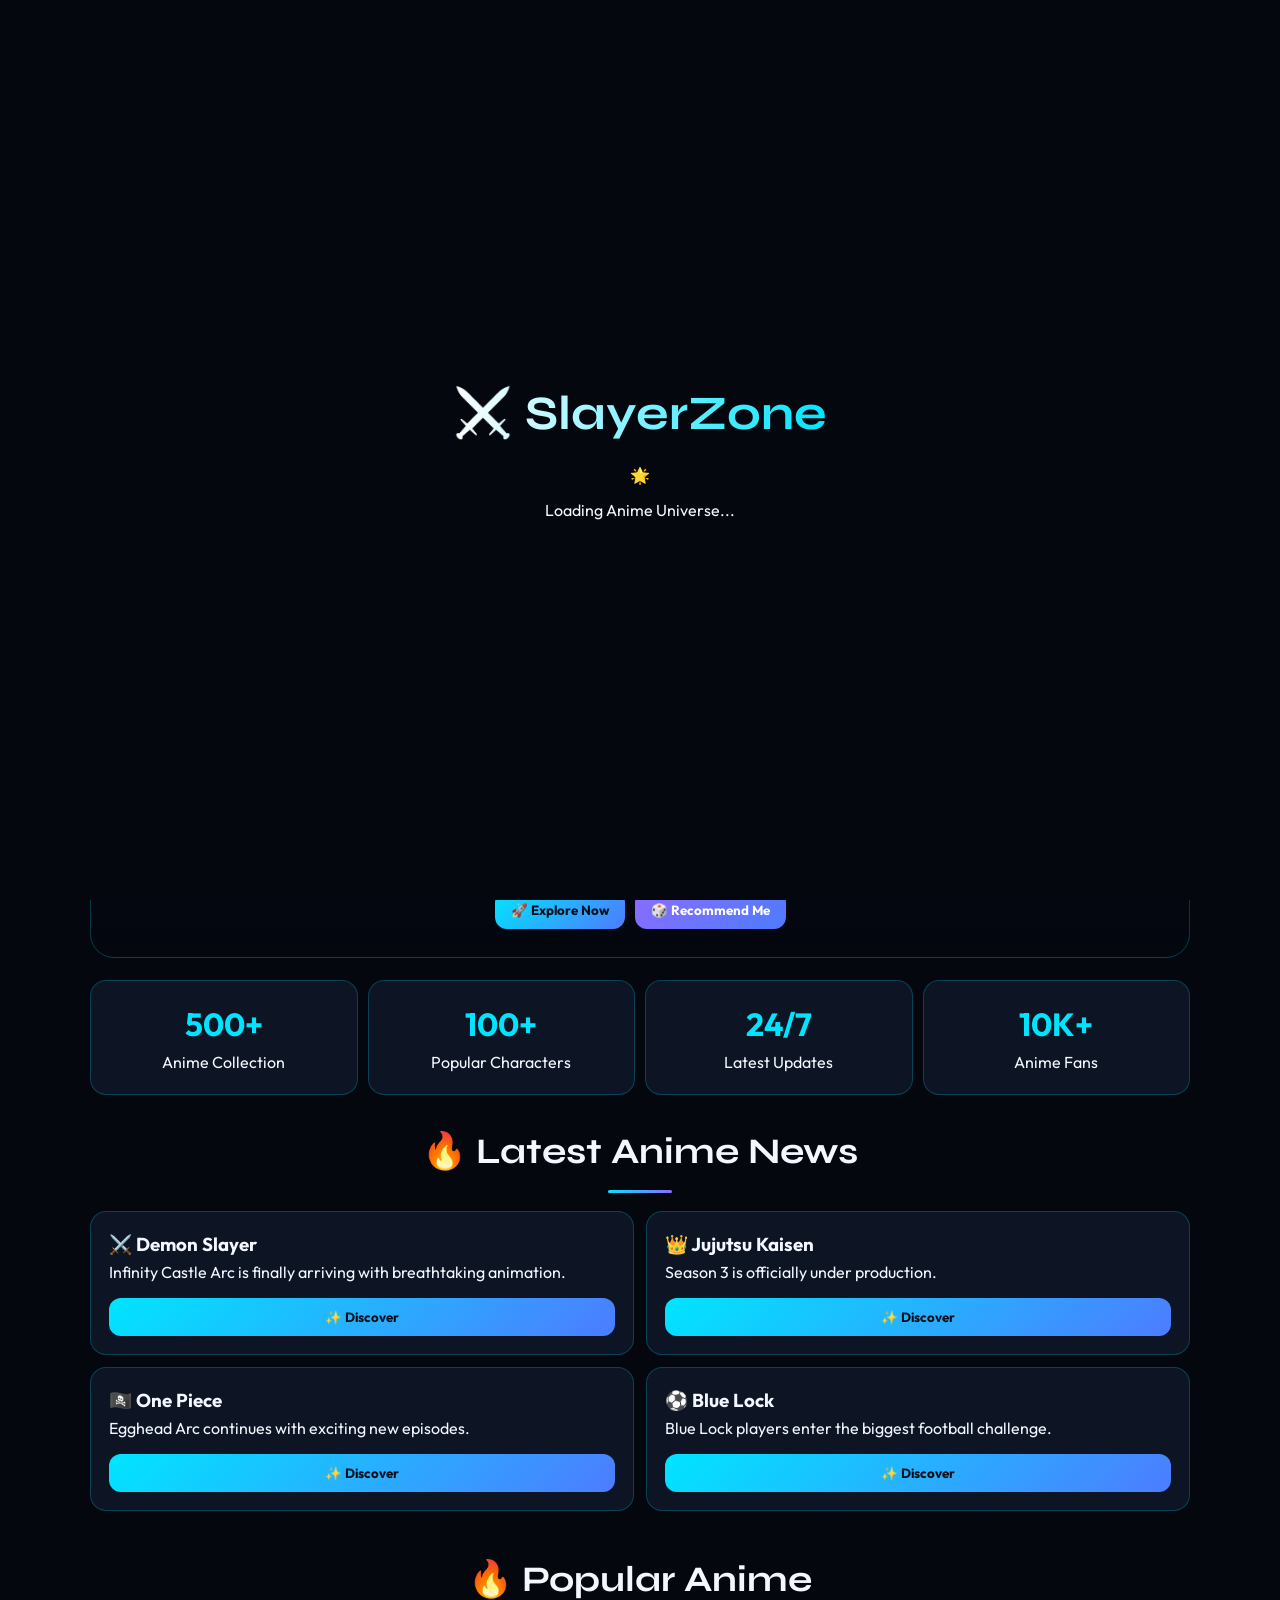
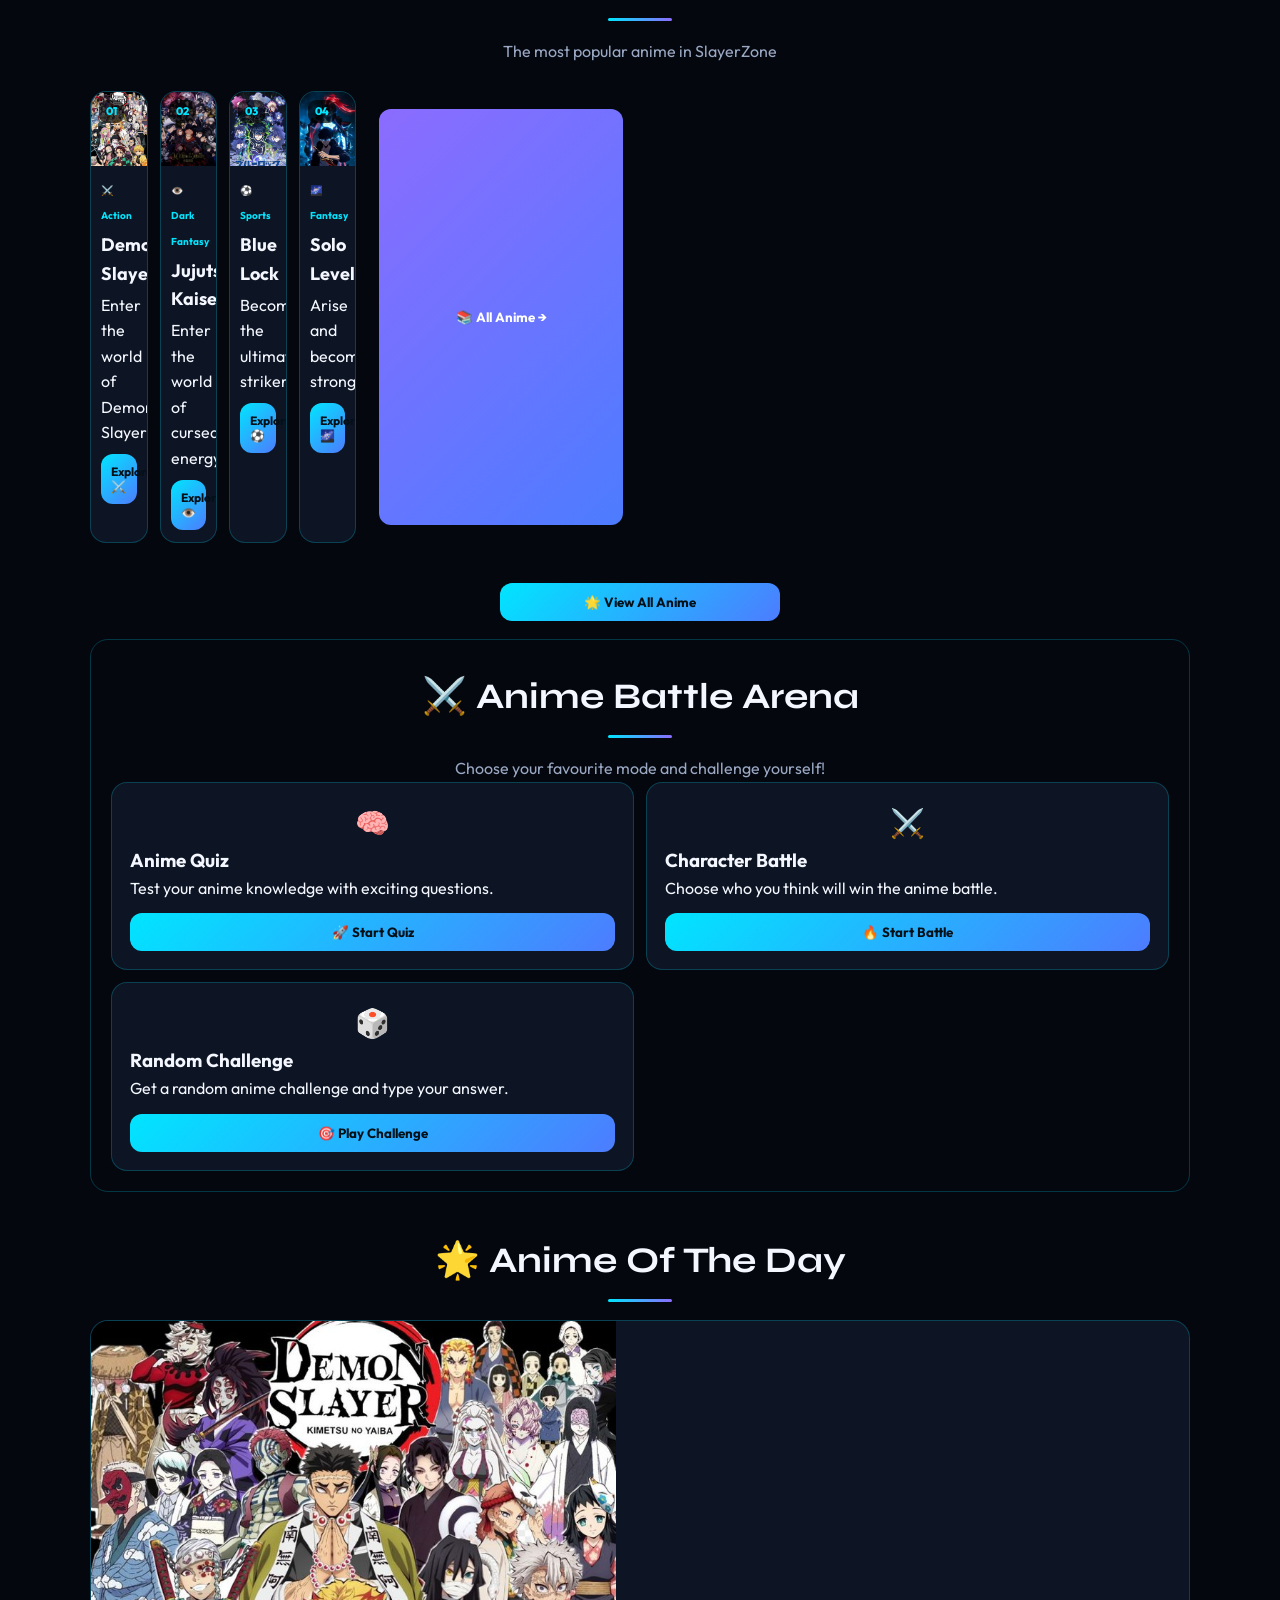
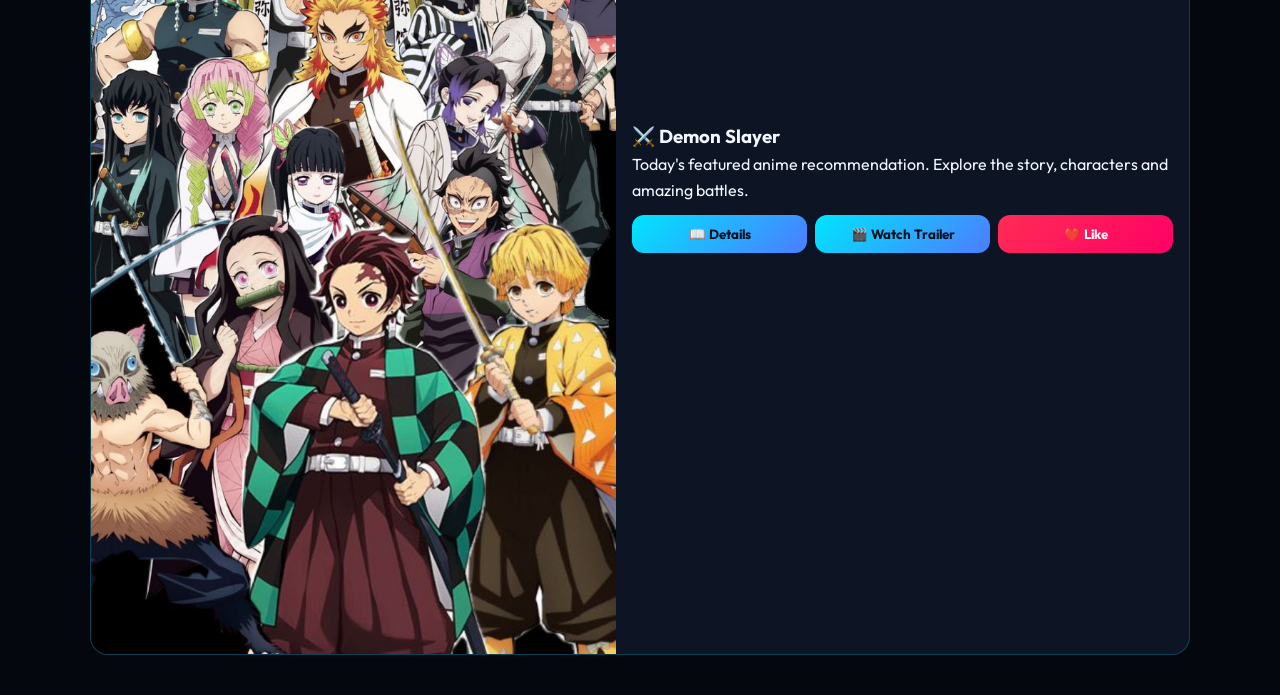
<file: index.html>
<!DOCTYPE html>
<html lang="en">

<head>

<meta charset="UTF-8">

<meta
name="viewport"
content="width=device-width, initial-scale=1.0">

<title>⚔️ SlayerZone | Ultimate Anime Universe</title>

<meta
name="description"
content="SlayerZone - Anime News, Collection, Trailers, Battle Arena and More">

<link rel="stylesheet" href="style.css">

<link rel="icon" href="banner.jpg">
</head>

<body>

<!-- ===========================
Loading Screen
=========================== -->

<div id="loadingScreen" class="loading-screen">

    <div class="loader-box">

        <h2>⚔️ SlayerZone</h2>

        <div id="dice">🎲</div>

        <p>Loading Anime Universe...</p>

    </div>

</div>


<!-- ===========================
Welcome Popup
=========================== -->

<div id="welcomePopup" class="popup">

    <div class="popup-content">

        <h2>⚔️ Welcome to SlayerZone</h2>

        <p>

            🔥 Latest Anime News<br>
            🎬 Watch Trailers<br>
            🎲 Random Anime<br>
            ❤️ Save Favourite Anime

        </p>

        <button onclick="closeWelcome()">

            Enter Website 🚀

        </button>

    </div>

</div>


<!-- ===========================
Header
=========================== -->

<header class="main-header">

    <div class="header-top">

        <h1 class="logo">
            ⚔️ SlayerZone
        </h1>

        <nav class="main-nav">

            <a href="index.html">
                🏠 Home
            </a>

            <a href="anime.html">
                🎬 Anime
            </a>

            <a href="#news">
                📰 News
            </a>

            <a href="#popular">
                🌟 Collection
            </a>

            <a href="#arena">
                ⚔️ Arena
            </a>

        </nav>

    </div>


    <!-- Search + Controls -->

    <div class="header-controls">

        <div class="search-box">

            <input
            type="text"
            id="searchInput"
            placeholder="🔍 Search Anime..."
            autocomplete="off">

            <button
            id="searchBtn"
            onclick="searchAnime()">

                🔍 Search

            </button>

        </div>


        <button
        class="music-btn"
        onclick="toggleMusic()">

            🎵 Music

        </button>


        <button
        class="theme-btn"
        onclick="toggleTheme()">

            🌙 Theme

        </button>


        <div id="liveClock">

        </div>

    </div>


    <!-- Background Music -->

<audio id="bgMusic">
    <source src="music/jjk.mp3" type="audio/mpeg">
</audio>

</header>

<div class="music-player-bar">

    <div class="music-cover">
        🎵
    </div>

    <div class="music-details">

        <span class="now-playing">
            NOW PLAYING
        </span>

        <h3 id="songName">
            demonslayer Theme
        </h3>

<div class="music-progress-area">

    <span id="currentTime">0:00</span>

    <div class="music-seekbar">
        <div
            id="musicProgress"
            class="music-progress-fill">
        </div>

        <input
            id="musicSeek"
            type="range"
            min="0"
            max="100"
            value="0"
            step="0.1"
            aria-label="Music progress">
    </div>

    <span id="duration">0:00</span>

</div>

    </div>

    <div class="music-controls">

        <button onclick="previousSong()">
            ⏮
        </button>

        <button
            onclick="toggleMusic()"
            id="musicBtn"
            class="play-main">
            ▶
        </button>

        <button onclick="nextSong()">
            ⏭
        </button>

    </div>

</div>

<!-- ===========================
Main Content
=========================== -->

<main>


<!-- ===========================
Hero Section
=========================== -->

<section class="hero">

    <div class="hero-content">

        <h2>
            Welcome to SlayerZone
        </h2>

        <p>
            Your Ultimate Anime Universe
        </p>


        <!-- Score -->

        <div class="hero-status">

            <div id="score">
                🏆 Score : 0
            </div>

            <div id="level">
                🌱 Beginner
            </div>

        </div>


        <!-- Hero Slider -->

        <div class="slider">

            <img
            id="sliderImage"
            class="banner"
            src="banner.jpg"
            alt="SlayerZone Banner">

        </div>


        <!-- Hero Buttons -->

        <div class="hero-buttons">

            <button
            onclick="exploreNow()">

                🚀 Explore Now

            </button>


            <button
            onclick="randomAnime()">

                🎲 Recommend Me

            </button>

        </div>

    </div>

</section>


<!-- ===========================
Stats
=========================== -->

<section class="stats">

    <div class="stat-box">

        <h3>
            500+
        </h3>

        <p>
            Anime Collection
        </p>

    </div>


    <div class="stat-box">

        <h3>
            100+
        </h3>

        <p>
            Popular Characters
        </p>

    </div>


    <div class="stat-box">

        <h3>
            24/7
        </h3>

        <p>
            Latest Updates
        </p>

    </div>


    <div class="stat-box">

        <h3>
            10K+
        </h3>

        <p>
            Anime Fans
        </p>

    </div>

</section>


<!-- ===========================
Latest Anime News
=========================== -->

<section
id="news"
class="news">

    <h2 class="title">
        🔥 Latest Anime News
    </h2>


    <div class="news-container">


        <!-- Demon Slayer News -->

        <div class="news-card">

            <h3>
                ⚔️ Demon Slayer
            </h3>

            <p>
                Infinity Castle Arc is finally arriving with breathtaking animation.
            </p>

            <button
            onclick="showAnime('ds')">

                 ✨ Discover

            </button>

        </div>


        <!-- JJK News -->

        <div class="news-card">

            <h3>
                👑 Jujutsu Kaisen
            </h3>

            <p>
                Season 3 is officially under production.
            </p>

            <button
            onclick="showAnime('jjk')">

                 ✨ Discover

            </button>

        </div>


        <!-- One Piece News -->

        <div class="news-card">

            <h3>
                🏴‍☠️ One Piece
            </h3>

            <p>
                Egghead Arc continues with exciting new episodes.
            </p>

            <button
            onclick="showAnime('op')">

                 ✨ Discover

            </button>

        </div>


        <!-- Blue Lock News -->

        <div class="news-card">

            <h3>
                ⚽ Blue Lock
            </h3>

            <p>
                Blue Lock players enter the biggest football challenge.
            </p>

            <button
            onclick="showAnime('bl')">

                 ✨ Discover

            </button>

        </div>


    </div>

</section> 

<!-- ===========================
     🔥 POPULAR ANIME
=========================== -->

<section class="popular" id="popular">

    <h2 class="title">🔥 Popular Anime</h2>

<div class="anime-grid">

    <p class="section-subtitle">
        The most popular anime in SlayerZone
    </p>

    <div class="popular-grid">

        <!-- 1️⃣ DEMON SLAYER -->

        <div class="anime-card">

            <div class="anime-image">
                <img
                    src="demonslayer.jpg"
                    alt="Demon Slayer"
                >

                <span class="anime-number">01</span>
            </div>

            <div class="anime-card-content">

                <span class="anime-tag">
                    ⚔️ Action
                </span>

                <h3>Demon Slayer</h3>

                <p>
                    Enter the world of Demon Slayers.
                </p>

                <button
                    onclick="showAnime('demonslayer')">
                    Explore ⚔️
                </button>

            </div>

        </div>


        <!-- 2️⃣ JJK -->

        <div class="anime-card">

            <div class="anime-image">
                <img
                    src="jjk.jpg"
                    alt="Jujutsu Kaisen"
                >

                <span class="anime-number">02</span>
            </div>

            <div class="anime-card-content">

                <span class="anime-tag">
                    👁️ Dark Fantasy
                </span>

                <h3>Jujutsu Kaisen</h3>

                <p>
                    Enter the world of cursed energy.
                </p>

                <button
                    onclick="showAnime('jjk')">
                    Explore 👁️
                </button>

            </div>

        </div>


        <!-- 3️⃣ BLUE LOCK -->

        <div class="anime-card">

            <div class="anime-image">
                <img
                    src="bluelock.jpg"
                    alt="Blue Lock"
                >

                <span class="anime-number">03</span>
            </div>

            <div class="anime-card-content">

                <span class="anime-tag">
                    ⚽ Sports
                </span>

                <h3>Blue Lock</h3>

                <p>
                    Become the ultimate striker.
                </p>

                <button
                    onclick="showAnime('bluelock')">
                    Explore ⚽
                </button>

            </div>

        </div>


        <!-- 4️⃣ SOLO LEVELING -->

        <div class="anime-card">

            <div class="anime-image">
                <img
                    src="sololeveling.jpg"
                    alt="Solo Leveling"
                >

                <span class="anime-number">04</span>
            </div>

            <div class="anime-card-content">

                <span class="anime-tag">
                    🌌 Fantasy
                </span>

                <h3>Solo Leveling</h3>

                <p>
                    Arise and become stronger.
                </p>

                <button
                    onclick="showAnime('sololeveling')">
                    Explore 🌌
                </button>

            </div>

        </div>

    </div>


    <!-- ===========================
         📚 ALL ANIME BUTTON
    =========================== -->

    <button
        class="all-anime-btn"
        onclick="openAllAnime()">

        📚 All Anime
        <span>→</span>

    </button>

</section>


<!-- ===========================
     📚 ALL ANIME POPUP
=========================== -->

<div
    id="allAnimePopup"
    class="popup">

    <div
        class="popup-content all-anime-popup">

        <button
            class="popup-close"
            onclick="closeAllAnime()">
            ✕
        </button>

        <h2>📚 All Anime</h2>

        <p>
            Explore the complete anime universe.
        </p>


        <div class="all-anime-grid">


            <!-- 01 -->

            <div class="anime-mini-card">

                <img
                    src="naruto.jpg"
                    alt="Naruto">

                <h3>Naruto</h3>

                <button
                    onclick="showAnime('naruto')">
                    Open
                </button>

            </div>


            <!-- 02 -->

            <div class="anime-mini-card">

                <img
                    src="onepiece.jpg"
                    alt="One Piece">

                <h3>One Piece</h3>

                <button
                    onclick="showAnime('onepiece')">
                    Open
                </button>

            </div>


            <!-- 03 -->

            <div class="anime-mini-card">

                <img
                    src="Bleach.jpg"
                    alt="Bleach">

                <h3>Bleach</h3>

                <button
                    onclick="showAnime('bleach')">
                    Open
                </button>

            </div>


            <!-- 04 -->

            <div class="anime-mini-card">

                <img
                    src="aot.jpg"
                    alt="Attack on Titan">

                <h3>Attack on Titan</h3>

                <button
                    onclick="showAnime('aot')">
                    Open
                </button>

            </div>


            <!-- 05 -->

            <div class="anime-mini-card">

                <img
                    src="hunterxhunter.jpg"
                    alt="Hunter x Hunter">

                <h3>Hunter x Hunter</h3>

                <button
                    onclick="showAnime('hxh')">
                    Open
                </button>

            </div>


            <!-- 06 -->

            <div class="anime-mini-card">

                <img
                    src="mha.jpg"
                    alt="My Hero Academia">

                <h3>My Hero Academia</h3>

                <button
                    onclick="showAnime('mha')">
                    Open
                </button>

            </div>


            <!-- 07 -->

            <div class="anime-mini-card">

                <img
                    src="blackclover.jpg"
                    alt="Black Clover">

                <h3>Black Clover</h3>

                <button
                    onclick="showAnime('blackclover')">
                    Open
                </button>

            </div>


            <!-- 08 -->

            <div class="anime-mini-card">

                <img
                    src="chainsawman.jpg"
                    alt="Chainsaw Man">

                <h3>Chainsaw Man</h3>

                <button
                    onclick="showAnime('chainsawman')">
                    Open
                </button>

            </div>


            <!-- 09 -->

            <div class="anime-mini-card">

                <img
                    src="haikyuu.jpg"
                    alt="Haikyuu">

                <h3>Haikyuu</h3>

                <button
                    onclick="showAnime('haikyuu')">
                    Open
                </button>

            </div>


            <!-- 10 -->

            <div class="anime-mini-card">

                <img
                    src="jujutsukaisen0.jpg"
                    alt="JJK 0">

                <h3>JJK 0</h3>

                <button
                    onclick="showAnime('jjk0')">
                    Open
                </button>

            </div>


        </div>

    </div>

</div>

    <div class="view-all">

        <button
        class="view-all-btn"
        onclick="location.href='anime.html'">

            🌟 View All Anime

        </button>

    </div>

</section> <!-- ===========================
Anime Battle Arena
=========================== -->

<section id="arena" class="battle-arena">

    <h2 class="title">
        ⚔️ Anime Battle Arena
    </h2>

    <p class="arena-text">
        Choose your favourite mode and challenge yourself!
    </p>


    <div class="cards">


        <!-- ===========================
        Anime Quiz
        =========================== -->

        <div class="card arena-card">

            <div class="arena-icon">
                🧠
            </div>

            <h3>
                Anime Quiz
            </h3>

            <p>
                Test your anime knowledge with exciting questions.
            </p>

            <button
            class="arena-btn"
            onclick="startQuiz()">

                🚀 Start Quiz

            </button>

        </div>


        <!-- ===========================
        Character Battle
        =========================== -->

        <div class="card arena-card">

            <div class="arena-icon">
                ⚔️
            </div>

            <h3>
                Character Battle
            </h3>

            <p>
                Choose who you think will win the anime battle.
            </p>

            <button
            class="arena-btn"
            onclick="startBattle()">

                🔥 Start Battle

            </button>

        </div>


        <!-- ===========================
        Random Challenge
        =========================== -->

        <div class="card arena-card">

            <div class="arena-icon">
                🎲
            </div>

            <h3>
                Random Challenge
            </h3>

            <p>
                Get a random anime challenge and type your answer.
            </p>

            <button
            class="arena-btn"
            onclick="randomChallenge()">

                🎯 Play Challenge

            </button>

        </div>


    </div>

</section>


<!-- ===========================
Quiz / Battle / Challenge Popup
=========================== -->

<div
id="quizPopup"
class="quiz-popup">

    <div class="quiz-box">


        <!-- Close -->

        <button
        class="close-btn"
        onclick="closeQuiz()"
        aria-label="Close">

            ✖

        </button>


        <!-- Popup Title -->

        <h2 id="quizTitle">
            🧠 Anime Quiz
        </h2>


        <!-- Question -->

        <p id="quizQuestion">

            Question will appear here...

        </p>


        <!-- ===========================
        MCQ Options
        =========================== -->

        <div id="quizOptions">

            <button
            id="optionA"
            onclick="checkAnswer('A')">

                A. Option A

            </button>


            <button
            id="optionB"
            onclick="checkAnswer('B')">

                B. Option B

            </button>


            <button
            id="optionC"
            onclick="checkAnswer('C')">

                C. Option C

            </button>

        </div>


        <!-- ===========================
        Type Answer
        Used for Battle + Challenge
        =========================== -->

        <input
        type="text"
        id="answerInput"
        placeholder="Type your answer..."
        autocomplete="off">


        <button
        id="submitAnswer"
        onclick="submitTypedAnswer()">

            ✅ Submit Answer

        </button>


        <!-- Result -->

        <p id="quizResult"></p>


    </div>

</div> <!-- ===========================
Anime Of The Day
=========================== -->

<section class="anime-day">

    <h2 class="title">
        🌟 Anime Of The Day
    </h2>

    <div class="day-card">

        <img
        src="demonslayer.jpg"
        alt="Anime Of The Day">

        <div class="day-content">

            <h3>
                ⚔️ Demon Slayer
            </h3>

            <p>
                Today's featured anime recommendation.
                Explore the story, characters and amazing battles.
            </p>

            <div class="card-buttons">

                <button
                onclick="showAnime('ds')">

                    📖 Details

                </button>

                <button
                onclick="watchTrailer('ds')">

                    🎬 Watch Trailer

                </button>

                <button
                class="like-btn">

                    ❤️ Like

                </button>

            </div>

        </div>

    </div>

</section>


</section>


<!-- ===========================
Anime Information Popup
=========================== -->

<div
id="animePopup"
class="popup">

    <div class="popup-content">

        <button
        class="close"
        onclick="closePopup()">

            ✖

        </button>


        <h2 id="animeTitle">Anime Title</h2>
        <p id="animeAlt"></p>
        <p><strong>Genre:</strong> <span id="animeGenre"></span></p>
        <p><strong>Year:</strong> <span id="animeYear"></span> | <strong>Status:</strong> <span id="animeStatus"></span></p>
        <p><strong>Rating:</strong> <span id="animeRating"></span> | <strong>Episodes:</strong> <span id="animeEpisodes"></span></p>
        <p><strong>Studio:</strong> <span id="animeStudio"></span></p>
        <p id="animeSynopsis" style="margin-top:12px;line-height:1.6;"></p>
        <div class="popup-buttons">
            <button id="trailerBtn" onclick="watchTrailer('ds')">🎬 Trailer</button>
        </div>
    </div>
</div>

<script src="script.js"></script>

<!-- Fallback: agar JS fail ho to 4 second baad loading hata do -->
<script>
setTimeout(function(){
  var s = document.getElementById('loadingScreen');
  if(s){ s.style.display='none'; s.style.opacity='0'; }
}, 4000);
</script>
</body>
</html>
</file>
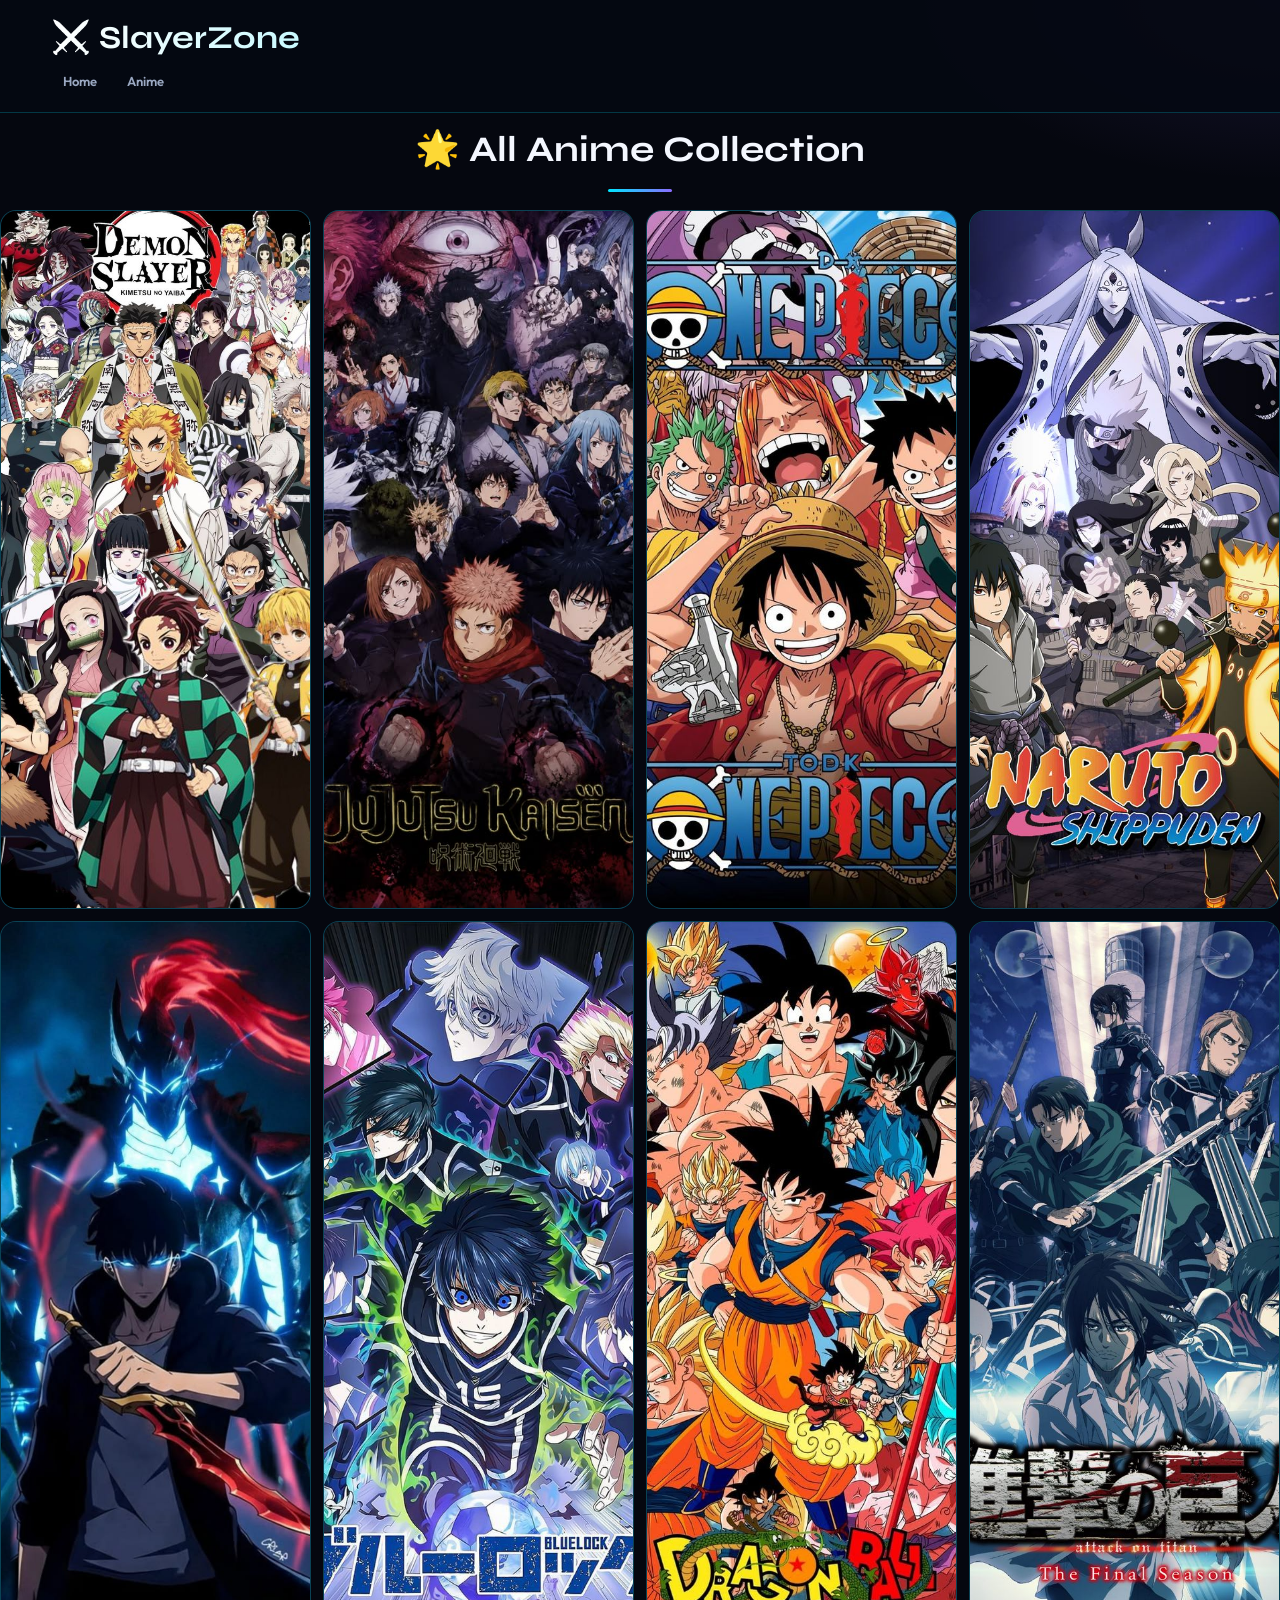
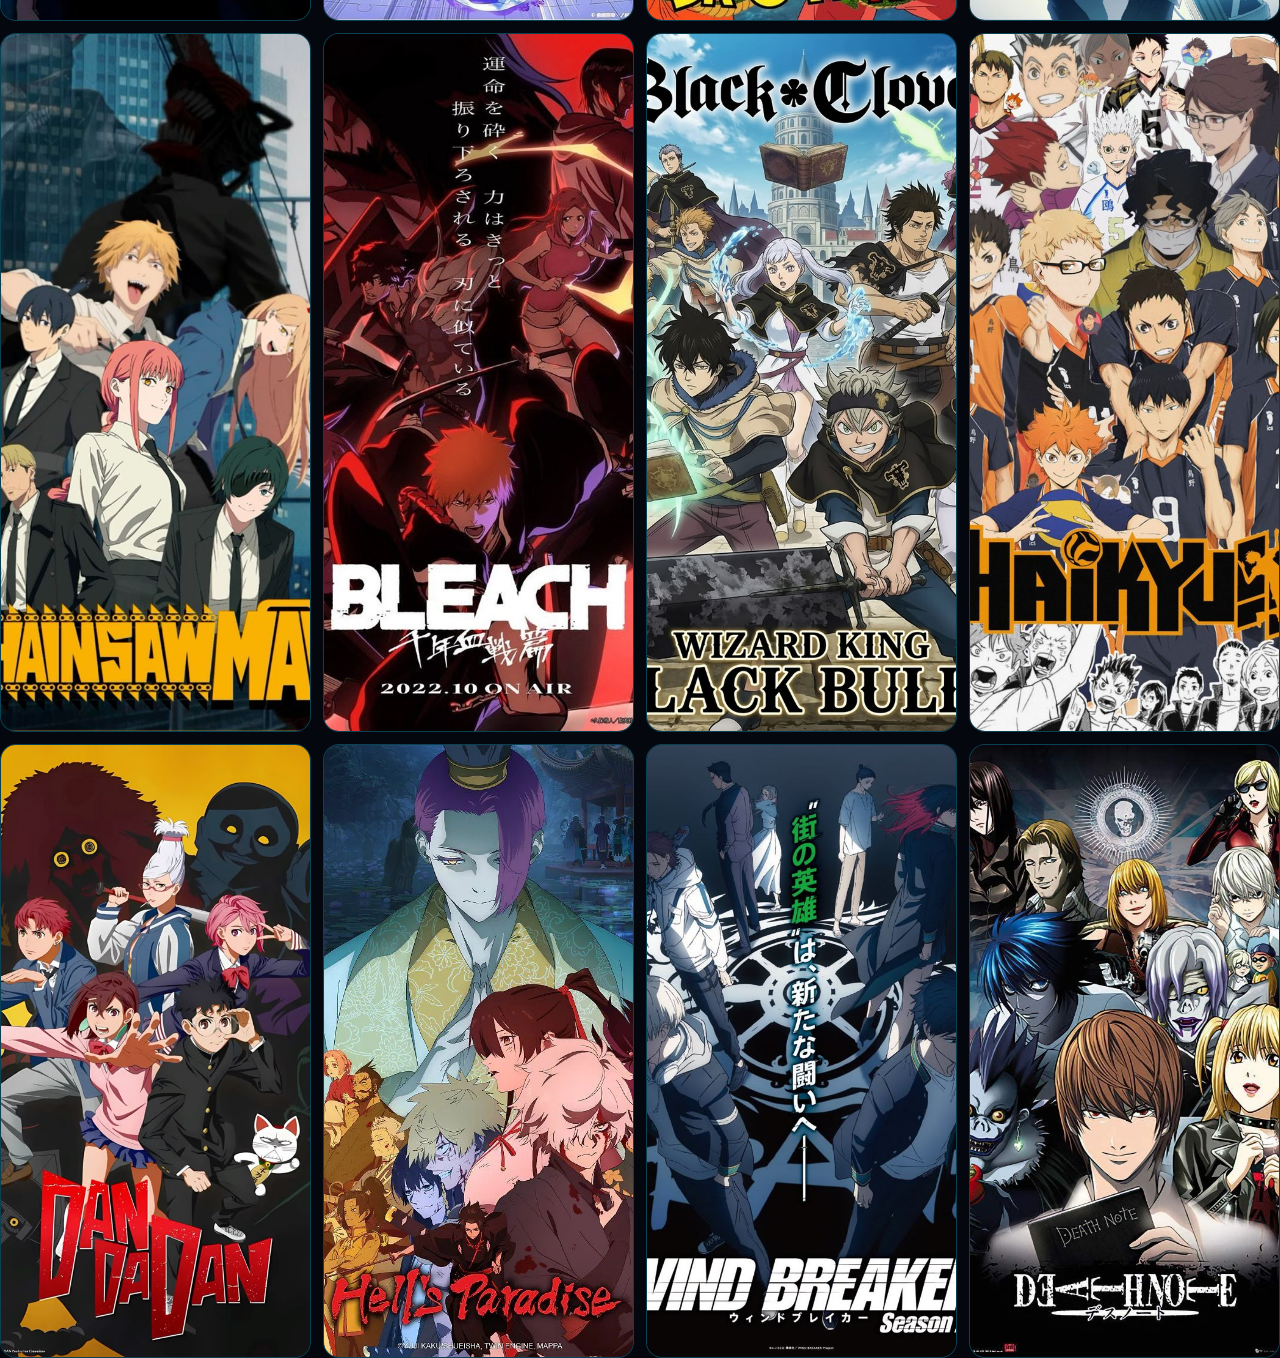
<file: anime.html>
<!DOCTYPE html>
<html lang="en">
<head>
<meta charset="UTF-8">
<meta name="viewport" content="width=device-width, initial-scale=1.0">
<title>All Anime | SlayerZone</title>
<link rel="stylesheet" href="style.css">
</head>
<body>

<header>
<h1>⚔️ SlayerZone</h1>
<nav>
<a href="index.html">Home</a>
<a href="anime.html">Anime</a>
</nav>
</header>

<h2 class="title">🌟 All Anime Collection</h2>

<section class="anime-grid">

<div class="anime-card">
<img src="demonslayer.jpg" alt="Demon Slayer">
<h3>⚔️ Demon Slayer</h3>
<p>⭐ 9.8/10</p>
<button onclick="showAnime('ds')">📖 Read More</button>
<button onclick="watchTrailer('ds')">🎬 Trailer</button>
</div>

<div class="anime-card">
<img src="jjk.jpg" alt="Jujutsu Kaisen">
<h3>👑 Jujutsu Kaisen</h3>
<p>⭐ 9.7/10</p>
<button onclick="showAnime('jjk')">📖 Read More</button>
<button onclick="watchTrailer('jjk')">🎬 Trailer</button>
</div>

<div class="anime-card">
<img src="onepiece.jpg" alt="One Piece">
<h3>🏴‍☠️ One Piece</h3>
<p>⭐ 9.9/10</p>
<button onclick="showAnime('op')">📖 Read More</button>
<button onclick="watchTrailer('op')">🎬 Trailer</button>
</div>

<div class="anime-card">
<img src="naruto.jpg" alt="Naruto">
<h3>🍥 Naruto</h3>
<p>⭐ 9.6/10</p>
<button onclick="showAnime('naruto')">📖 Read More</button>
<button onclick="watchTrailer('naruto')">🎬 Trailer</button>
</div>

<div class="anime-card">
<img src="sololeveling.jpg" alt="Solo Leveling">
<h3>💙 Solo Leveling</h3>
<p>⭐ 9.8/10</p>
<button onclick="showAnime('sololeveling')">📖 Read More</button>
<button onclick="watchTrailer('sololeveling')">🎬 Trailer</button>
</div>

<div class="anime-card">
<img src="bluelock.jpg" alt="Blue Lock">
<h3>⚽ Blue Lock</h3>
<p>⭐ 9.5/10</p>
<button onclick="showAnime('bluelock')">📖 Read More</button>
<button onclick="watchTrailer('bluelock')">🎬 Trailer</button>
</div>

<div class="anime-card">
<img src="dragonball.jpg" alt="Dragon Ball Z">
<h3>🐉 Dragon Ball Z</h3>
<p>⭐ 9.8/10</p>
<button onclick="showAnime('dragonball')">📖 Read More</button>
<button onclick="watchTrailer('dragonball')">🎬 Trailer</button>
</div>

<div class="anime-card">
<img src="aot.jpg" alt="Attack on Titan">
<h3>🔥 Attack on Titan</h3>
<p>⭐ 9.9/10</p>
<button onclick="showAnime('aot')">📖 Read More</button>
<button onclick="watchTrailer('aot')">🎬 Trailer</button>
</div>

<div class="anime-card">
<img src="chainsawman.jpg" alt="Chainsaw Man">
<h3>🧪 Chainsaw Man</h3>
<p>⭐ 9.3/10</p>
<button onclick="showAnime('chainsawman')">📖 Read More</button>
<button onclick="watchTrailer('chainsawman')">🎬 Trailer</button>
</div>

<div class="anime-card">
<img src="Bleach.jpg" alt="Bleach">
<h3>👻 Bleach</h3>
<p>⭐ 9.7/10</p>
<button onclick="showAnime('bleach')">📖 Read More</button>
<button onclick="watchTrailer('bleach')">🎬 Trailer</button>
</div>

<div class="anime-card">
<img src="blackclover.jpg" alt="Black Clover">
<h3>🍀 Black Clover</h3>
<p>⭐ 9.4/10</p>
<button onclick="showAnime('blackclover')">📖 Read More</button>
<button onclick="watchTrailer('blackclover')">🎬 Trailer</button>
</div>

<div class="anime-card">
<img src="haikyuu.jpg" alt="Haikyuu!!">
<h3>🏐 Haikyuu!!</h3>
<p>⭐ 9.6/10</p>
<button onclick="showAnime('haikyuu')">📖 Read More</button>
<button onclick="watchTrailer('haikyuu')">🎬 Trailer</button>
</div>

<div class="anime-card">
<img src="dandadan.jpg" alt="Dandadan">
<h3>👹 Dandadan</h3>
<p>⭐ 9.5/10</p>
<button onclick="showAnime('dandadan')">📖 Read More</button>
<button onclick="watchTrailer('dandadan')">🎬 Trailer</button>
</div>

<div class="anime-card">
<img src="hellsparadise.jpg" alt="Hell's Paradise">
<h3>🗡️ Hell's Paradise</h3>
<p>⭐ 9.3/10</p>
<button onclick="showAnime('hellsparadise')">📖 Read More</button>
<button onclick="watchTrailer('hellsparadise')">🎬 Trailer</button>
</div>

<div class="anime-card">
<img src="windbreaker.jpg" alt="Wind Breaker">
<h3>🥊 Wind Breaker</h3>
<p>⭐ 9.2/10</p>
<button onclick="showAnime('windbreaker')">📖 Read More</button>
<button onclick="watchTrailer('windbreaker')">🎬 Trailer</button>
</div>

<div class="anime-card">
<img src="deathnote.jpg" alt="Death Note">
<h3>♟️ Death Note</h3>
<p>⭐ 9.9/10</p>
<button onclick="showAnime('deathnote')">📖 Read More</button>
<button onclick="watchTrailer('deathnote')">🎬 Trailer</button>
</div>

</section>

<script src="script.js"></script>
</body>
</html>
</file>
<file: style.css>
@import url('https://fonts.googleapis.com/css2?family=Outfit:wght@400;500;600;700;800&family=Syne:wght@700;800&display=swap');

:root{
  --bg:#05070f;
  --paper:#0d1524;
  --cyan:#00e5ff;
  --blue:#4d7cff;
  --purple:#8b6cff;
  --text:#f4f7ff;
  --muted:#9aa8c2;
  --line:rgba(0,229,255,.22);
  --gold:#00e5ff;
  --gold2:#7ddcff;
  --ink:#f4f7ff;
  --shadow:0 18px 40px rgba(0,0,0,.4);
}
*{box-sizing:border-box;margin:0;padding:0}
html{scroll-behavior:smooth;overflow-x:hidden}
body{
  font-family:'Outfit',sans-serif;
  background:
    radial-gradient(1000px 500px at 0% -10%, rgba(0,229,255,.14), transparent 50%),
    radial-gradient(800px 400px at 100% 0%, rgba(139,108,255,.14), transparent 45%),
    var(--bg);
  color:var(--text);
  line-height:1.6;
  overflow-x:hidden;
}
img{max-width:100%;display:block}
a{color:inherit;text-decoration:none}
button{font-family:inherit;cursor:pointer;border:0}

#loadingScreen,.loading-screen{
  position:fixed;inset:0;z-index:9999;display:flex;align-items:center;justify-content:center;
  background:#05070f;text-align:center;
}
.loader-box h2{font-family:'Syne',sans-serif;font-size:clamp(28px,8vw,48px);
  background:linear-gradient(90deg,#fff,var(--cyan));-webkit-background-clip:text;background-clip:text;color:transparent}
#dice{margin:10px 0;animation:pulse 1.2s ease-in-out infinite}
@keyframes pulse{50%{transform:scale(1.12)}}
@keyframes rise{from{opacity:0;transform:translateY(16px)}to{opacity:1;transform:none}}

.main-header,header{
  position:relative;padding:12px 4%;
  background:rgba(5,8,18,.9);border-bottom:1px solid var(--line);
}
.header-top{display:flex;justify-content:space-between;align-items:center;flex-wrap:wrap;gap:10px}
.logo,header h1{font-family:'Syne',sans-serif;font-size:clamp(22px,5vw,32px);
  background:linear-gradient(90deg,#fff,var(--cyan));-webkit-background-clip:text;background-clip:text;color:transparent}
.main-nav,nav{display:flex;gap:6px;flex-wrap:wrap}
.main-nav a,nav a{padding:8px 12px;border-radius:999px;font-size:13px;font-weight:600;color:var(--muted)}
.main-nav a:hover,nav a:hover{color:#fff;background:rgba(0,229,255,.12)}
.header-controls{display:flex;flex-wrap:wrap;gap:8px;align-items:center;margin-top:10px}
.search-box{display:flex;flex:1;min-width:0;width:100%;background:#0b1220;border:1px solid var(--line);border-radius:14px;overflow:hidden}
.search-box input{flex:1;min-width:0;border:0;outline:0;background:transparent;color:#fff;padding:11px 12px}
.search-box button,#searchBtn,.music-btn,.theme-btn,
.hero-buttons button,.news-card button,.card button,.arena-btn,.all-anime-btn,.view-all-btn,
.card-buttons button,.popup-buttons button,#submitAnswer,.anime-card button,.anime-mini-card button{
  padding:11px 16px;border-radius:12px;font-weight:700;color:#031018;
  background:linear-gradient(135deg,var(--cyan),var(--blue));transition:transform .2s,box-shadow .2s;
}
.theme-btn,.hero-buttons button:last-child,.all-anime-btn{color:#fff;background:linear-gradient(135deg,var(--purple),var(--blue))}
.search-box button:hover,.hero-buttons button:hover,.anime-card button:hover{transform:translateY(-2px);box-shadow:0 8px 20px rgba(0,180,255,.25)}
#liveClock{color:var(--cyan);font-weight:800;font-size:13px}

.music-player-bar{
  width:min(960px,92%);margin:14px auto;padding:12px;
  display:flex;gap:12px;align-items:center;flex-wrap:wrap;
  background:var(--paper);border:1px solid var(--line);border-radius:18px;
}
.music-cover{width:46px;height:46px;border-radius:12px;display:grid;place-items:center;background:linear-gradient(135deg,var(--cyan),var(--purple))}
.music-details{flex:1;min-width:140px}
.now-playing{font-size:10px;letter-spacing:1.5px;color:var(--cyan);font-weight:800}
#songName{white-space:nowrap;overflow:hidden;text-overflow:ellipsis}
.music-progress-area{display:flex;align-items:center;gap:8px;width:100%}
.music-seekbar{position:relative;flex:1;height:18px}
.music-seekbar::before{content:"";position:absolute;left:0;right:0;top:7px;height:4px;background:#1c2a44;border-radius:8px}
.music-progress-fill{position:absolute;left:0;top:7px;height:4px;width:0;background:linear-gradient(90deg,var(--cyan),var(--purple));border-radius:8px}
#musicSeek{position:absolute;inset:0;width:100%;opacity:0}
.music-controls{display:flex;gap:6px}
.music-controls button{width:36px;height:36px;border-radius:50%;background:#152238;color:#fff}
.play-main,#musicBtn{background:linear-gradient(135deg,var(--cyan),var(--purple))!important;color:#031018!important}

.hero{
  width:min(1100px,92%);margin:22px auto;padding:28px 16px;text-align:center;
  border:1px solid var(--line);border-radius:24px;animation:rise .6s ease both;
  background:linear-gradient(180deg,rgba(0,229,255,.08),transparent);
}
.hero h2{font-family:'Syne',sans-serif;font-size:clamp(28px,7vw,56px)}
.hero p{color:var(--muted);margin:8px 0 16px}
.hero-status{display:flex;justify-content:center;gap:8px;flex-wrap:wrap;margin-bottom:14px}
#score,#level{padding:8px 12px;border:1px solid var(--line);border-radius:10px;font-weight:700}
.banner,#sliderImage{width:100%;max-width:920px;max-height:min(380px,42vw);object-fit:cover;border-radius:16px;border:2px solid rgba(0,229,255,.35);margin:0 auto}
.hero-buttons{display:flex;justify-content:center;gap:10px;flex-wrap:wrap;margin-top:16px}

.stats{width:min(1100px,92%);margin:12px auto 28px;display:grid;grid-template-columns:repeat(2,minmax(0,1fr));gap:10px}
.stat-box{padding:18px 10px;text-align:center;background:var(--paper);border:1px solid var(--line);border-radius:16px;transition:.25s}
.stat-box:hover{transform:translateY(-4px);border-color:var(--cyan)}
.stat-box h3{font-size:clamp(22px,5vw,32px);color:var(--cyan)}

.title{text-align:center;font-family:'Syne',sans-serif;font-size:clamp(22px,5vw,36px);margin:8px 0}
.title::after{content:"";display:block;width:64px;height:3px;margin:10px auto 18px;border-radius:8px;background:linear-gradient(90deg,var(--cyan),var(--purple))}
.section-subtitle{text-align:center;color:var(--muted);margin-bottom:14px;display:block;width:100%}

.news,.popular,.anime-day,.battle-arena{width:min(1100px,92%);margin:0 auto 40px}
.news-container,.cards{display:grid;grid-template-columns:1fr;gap:12px}
.news-card,.card,.arena-card{padding:18px;background:var(--paper);border:1px solid var(--line);border-radius:16px;transition:.25s}
.news-card:hover,.card:hover,.anime-card:hover,.anime-mini-card:hover{transform:translateY(-5px);border-color:rgba(0,229,255,.5);box-shadow:var(--shadow)}
.news-card button,.card button{width:100%;margin-top:12px}

/* GRIDS — all devices */
.popular .anime-grid, .anime-grid{display:block}
.popular-grid,.all-anime-grid,section.anime-grid,.anime-grid{
  display:grid !important;
  grid-template-columns:repeat(2,minmax(0,1fr));
  gap:12px;
  width:100%;
}
.popular .section-subtitle{grid-column:1/-1}

.anime-card,.anime-mini-card{
  min-width:0;background:var(--paper);border:1px solid var(--line);border-radius:16px;overflow:hidden;
}
.anime-image{position:relative;width:100%;aspect-ratio:3/4;overflow:hidden}
.anime-card img,.anime-mini-card img,.anime-image img{
  width:100%;height:100%;object-fit:cover;object-position:center top;
  transition:transform .45s ease;
}
.anime-card:hover img,.anime-mini-card:hover img{transform:scale(1.06)}
.anime-card-content,.anime-mini-card{padding:10px 10px 12px}
.anime-card h3,.anime-mini-card h3{font-size:clamp(14px,3.5vw,18px);margin:4px 0}
.anime-tag{font-size:10px;color:var(--cyan);font-weight:700}
.anime-number{position:absolute;top:8px;left:8px;z-index:2;background:#000a;color:var(--cyan);padding:3px 7px;border-radius:8px;font-size:11px;font-weight:800}
.anime-card button,.anime-mini-card button{width:100%;margin-top:8px;padding:10px;font-size:12px}
.like-btn{background:linear-gradient(135deg,#ff2d55,#ff0066)!important;color:#fff!important}
.all-anime-btn,.view-all-btn{display:block;width:min(280px,92%);margin:18px auto}

.battle-arena{padding:20px;border:1px solid var(--line);border-radius:18px}
.arena-text{text-align:center;color:var(--muted)}
.arena-icon{text-align:center;font-size:28px}
.arena-btn{width:100%;margin-top:10px}

.day-card{display:grid;background:var(--paper);border:1px solid var(--line);border-radius:18px;overflow:hidden}
.day-card img{width:100%;height:200px;object-fit:cover}
.day-content{padding:16px}
.card-buttons{display:flex;flex-wrap:wrap;gap:8px;margin-top:12px}
.card-buttons button{flex:1;min-width:110px}

.popup,#welcomePopup,#animePopup,#allAnimePopup,#quizPopup,.quiz-popup{
  position:fixed;inset:0;z-index:80;display:none;align-items:center;justify-content:center;
  background:rgba(0,0,0,.8);padding:12px;
}
.popup.show,#quizPopup.show{display:flex!important}
.popup-content,.quiz-box{
  width:min(96%,520px);max-height:88vh;overflow:auto;padding:22px 16px;
  background:#101a2e;border:1px solid var(--line);border-radius:18px;position:relative;
}
.all-anime-popup{width:min(96%,920px)}
.all-anime-popup .all-anime-grid{grid-template-columns:repeat(2,minmax(0,1fr))}
.close,.close-btn,.popup-close{position:absolute;top:10px;right:10px;width:34px;height:34px;border-radius:50%;background:#ff1744;color:#fff}
#quizOptions{display:flex;flex-direction:column;gap:8px}
#quizOptions button{width:100%;text-align:left;padding:12px;border-radius:12px;background:#17263d;color:#fff}
#answerInput{width:100%;margin-top:10px;padding:12px;border-radius:12px;border:1px solid var(--line);background:#0d1728;color:#fff}

@media (min-width:600px){
  .news-container,.cards{grid-template-columns:repeat(2,minmax(0,1fr))}
  .popular-grid,.all-anime-grid,section.anime-grid,.anime-grid,
  .all-anime-popup .all-anime-grid{grid-template-columns:repeat(3,minmax(0,1fr))}
}
@media (min-width:900px){
  .stats{grid-template-columns:repeat(4,1fr)}
  .popular-grid,.all-anime-grid,section.anime-grid,.anime-grid,
  .all-anime-popup .all-anime-grid{grid-template-columns:repeat(4,minmax(0,1fr))}
  .day-card{grid-template-columns:1.1fr 1.2fr;align-items:center}
  .day-card img{height:100%;min-height:260px}
}
@media (max-width:380px){
  .popular-grid,.all-anime-grid,section.anime-grid,.anime-grid{grid-template-columns:1fr}
                                     }
</file>
